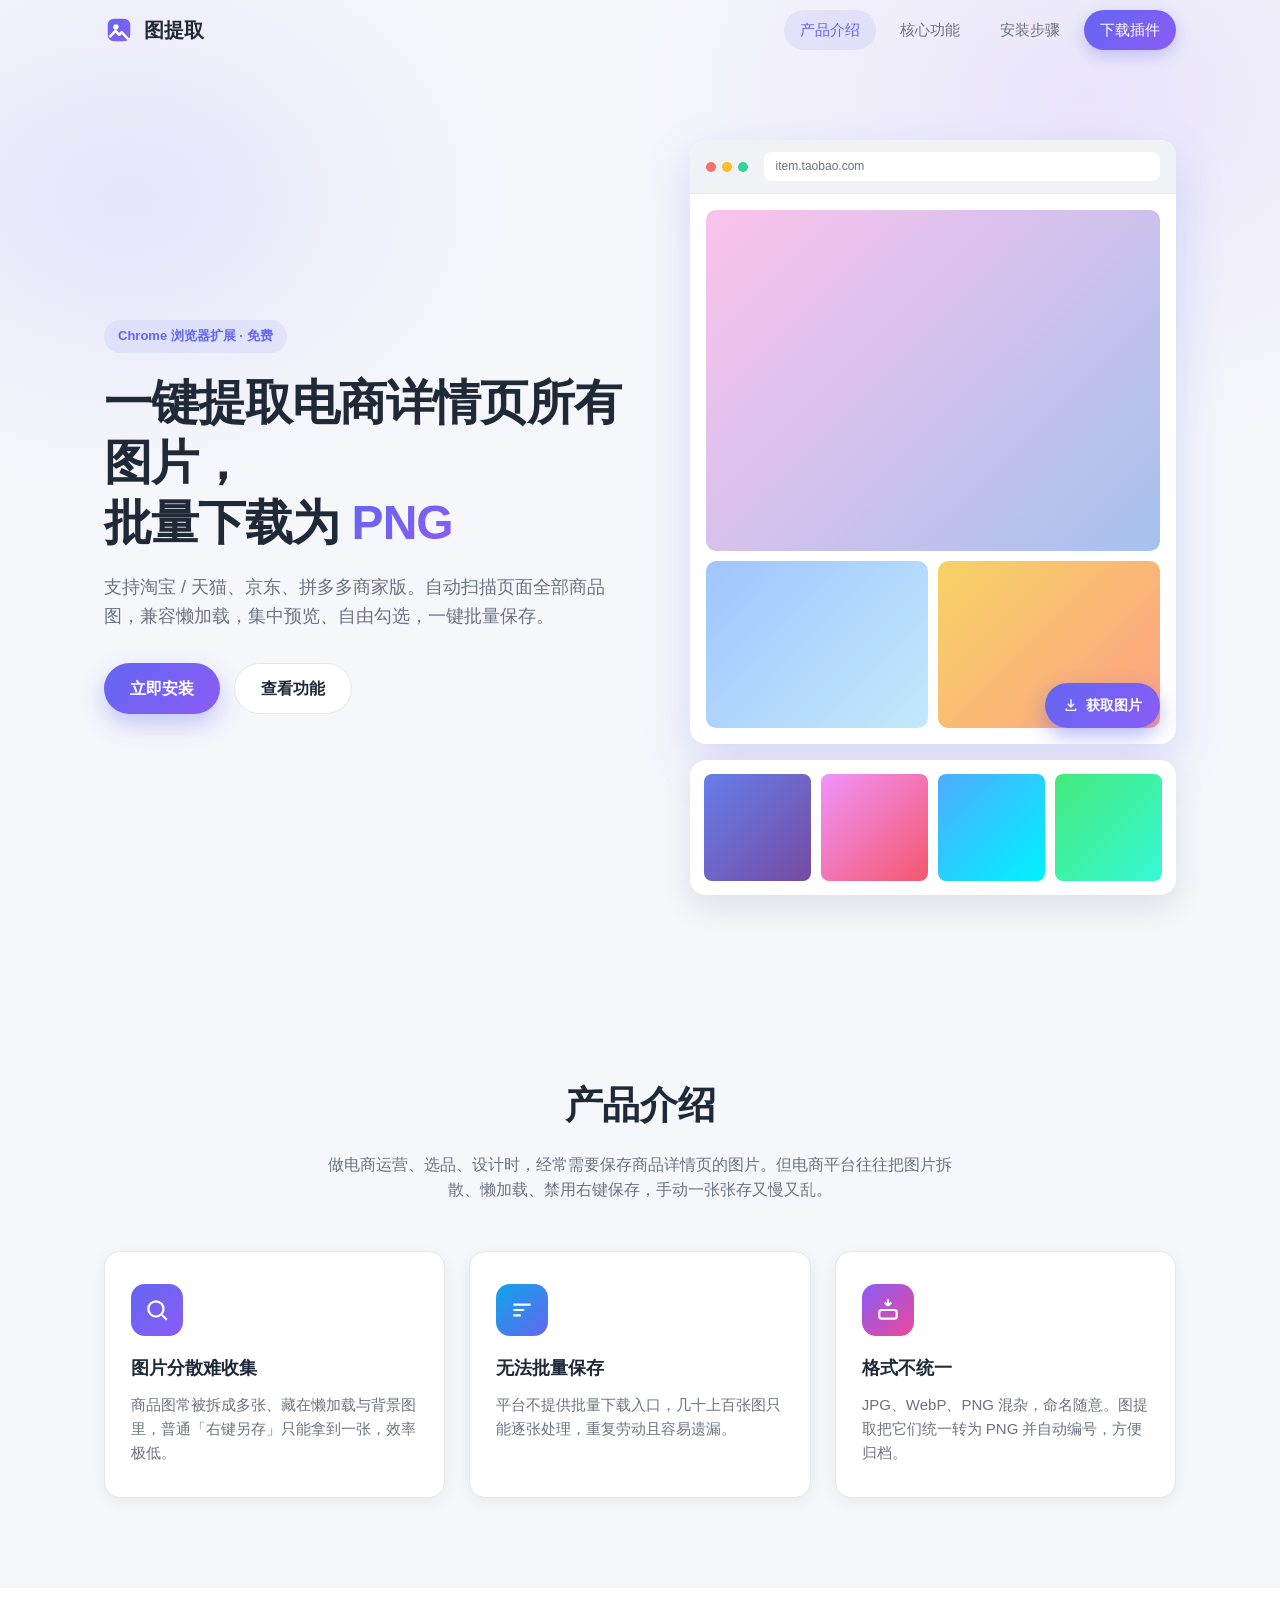
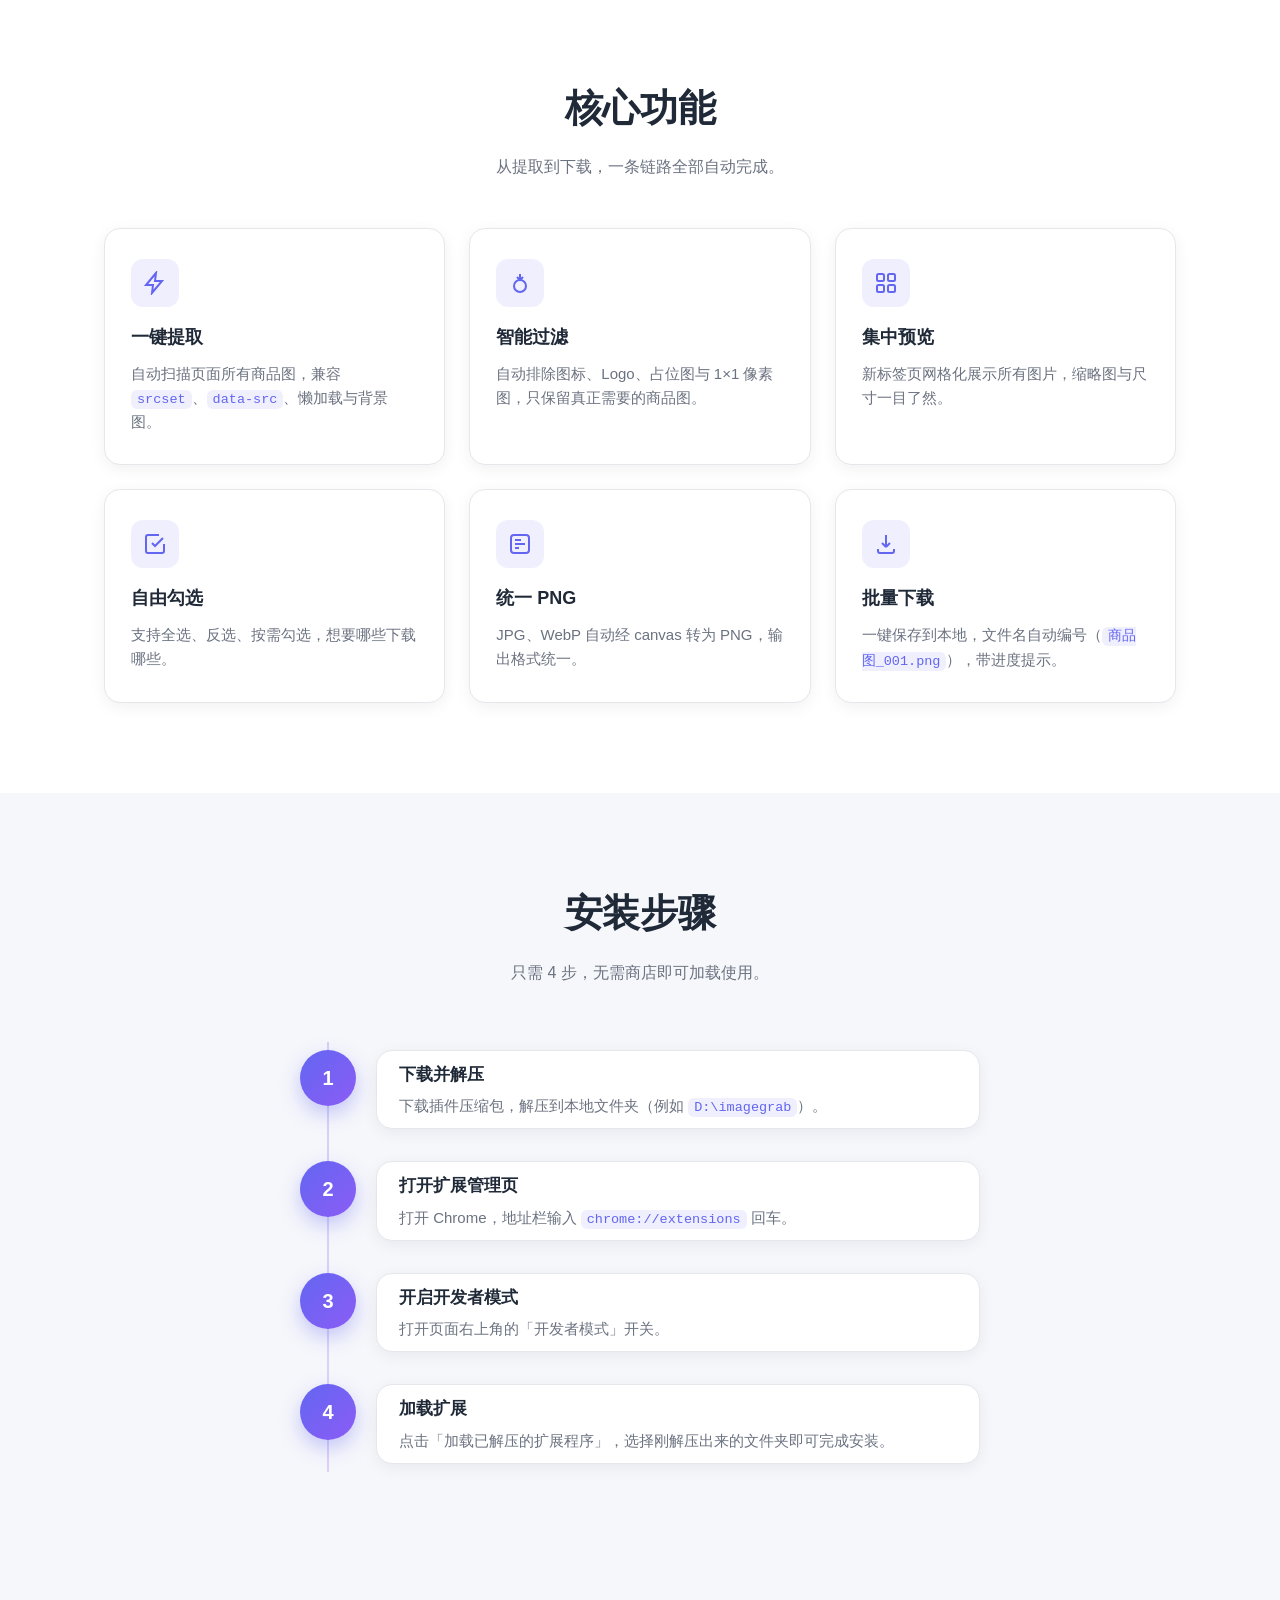
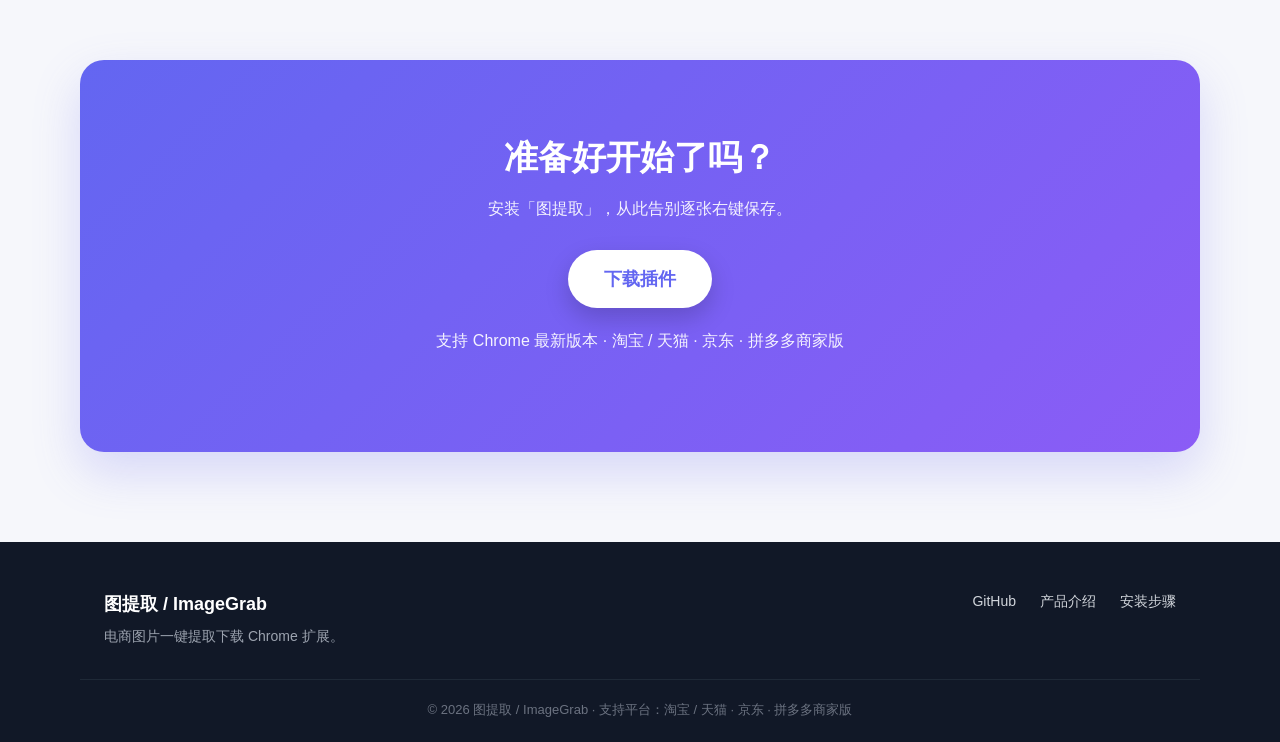
<file: docs/index.html>
<!DOCTYPE html>
<html lang="zh-CN">
<head>
  <meta charset="UTF-8" />
  <meta name="viewport" content="width=device-width, initial-scale=1.0" />
  <meta name="description" content="图提取 / ImageGrab —— 一键提取淘宝、京东、拼多多商家版商品详情页所有图片，批量下载为 PNG 的 Chrome 浏览器扩展。" />
  <title>图提取 / ImageGrab —— 电商图片一键提取下载</title>
  <link rel="stylesheet" href="css/style.css" />
</head>
<body>

  <!-- ===================== 顶部导航栏 ===================== -->
  <header class="navbar" id="navbar">
    <nav class="nav-inner" aria-label="主导航">
      <!-- 左侧 Logo -->
      <a href="#hero" class="logo">
        <svg class="logo-icon" viewBox="0 0 24 24" aria-hidden="true">
          <defs>
            <linearGradient id="lg" x1="0" y1="0" x2="1" y2="1">
              <stop offset="0" stop-color="#6366f1" />
              <stop offset="1" stop-color="#8b5cf6" />
            </linearGradient>
          </defs>
          <rect x="3" y="3" width="18" height="18" rx="5" fill="url(#lg)" />
          <circle cx="9.5" cy="9.5" r="2.2" fill="#fff" />
          <path d="M5 17l4.2-4.2 3 3 2-2L19 19" fill="none" stroke="#fff" stroke-width="2" stroke-linecap="round" stroke-linejoin="round" />
        </svg>
        <span class="logo-text">图提取</span>
      </a>

      <!-- 移动端汉堡按钮 -->
      <button class="menu-toggle" id="menuToggle" type="button" aria-label="打开菜单" aria-expanded="false" aria-controls="navLinks">
        <span></span><span></span><span></span>
      </button>

      <!-- 右侧锚点导航 -->
      <ul class="nav-links" id="navLinks">
        <li><a href="#intro" class="nav-link">产品介绍</a></li>
        <li><a href="#features" class="nav-link">核心功能</a></li>
        <li><a href="#install" class="nav-link">安装步骤</a></li>
        <li><a href="#download" class="nav-link nav-cta">下载插件</a></li>
      </ul>
    </nav>
  </header>

  <main>
    <!-- ===================== Hero 首屏 ===================== -->
    <section class="hero" id="hero">
      <div class="container hero-inner">
        <div class="hero-text reveal">
          <p class="hero-badge">Chrome 浏览器扩展 · 免费</p>
          <h1 class="hero-title">一键提取电商详情页所有图片，<br />批量下载为 <span class="grad">PNG</span></h1>
          <p class="hero-sub">支持淘宝 / 天猫、京东、拼多多商家版。自动扫描页面全部商品图，兼容懒加载，集中预览、自由勾选，一键批量保存。</p>
          <div class="hero-actions">
            <a href="#download" class="btn btn-primary">立即安装</a>
            <a href="#features" class="btn btn-ghost">查看功能</a>
          </div>
        </div>

        <!-- 右侧：插件界面示意图（纯 CSS / SVG 模拟） -->
        <div class="hero-visual reveal" aria-hidden="true">
          <div class="browser">
            <div class="browser-bar">
              <span class="dot dot-r"></span>
              <span class="dot dot-y"></span>
              <span class="dot dot-g"></span>
              <span class="browser-url">item.taobao.com</span>
            </div>
            <div class="browser-body">
              <!-- 模拟商品图 -->
              <div class="mock-product">
                <div class="mock-img mock-img-1"></div>
                <div class="mock-img mock-img-2"></div>
                <div class="mock-img mock-img-3"></div>
              </div>
              <!-- 模拟悬浮按钮 -->
              <div class="mock-btn">
                <svg viewBox="0 0 24 24" fill="#fff"><path d="M12 3a1 1 0 0 1 1 1v8.586l2.293-2.293a1 1 0 0 1 1.414 1.414l-4 4a1 1 0 0 1-1.414 0l-4-4a1 1 0 1 1 1.414-1.414L11 12.586V4a1 1 0 0 1 1-1zM5 17a1 1 0 0 1 1 1v1h12v-1a1 1 0 1 1 2 0v2a1 1 0 0 1-1 1H5a1 1 0 0 1-1-1v-2a1 1 0 0 1 1-1z"/></svg>
                获取图片
              </div>
            </div>
          </div>
          <!-- 模拟图片画廊 -->
          <div class="gallery-card">
            <div class="g-item g-item-1"></div>
            <div class="g-item g-item-2"></div>
            <div class="g-item g-item-3"></div>
            <div class="g-item g-item-4"></div>
          </div>
        </div>
      </div>
    </section>

    <!-- ===================== 产品介绍 ===================== -->
    <section class="section intro" id="intro">
      <div class="container">
        <h2 class="section-title reveal">产品介绍</h2>
        <p class="section-lead reveal">做电商运营、选品、设计时，经常需要保存商品详情页的图片。但电商平台往往把图片拆散、懒加载、禁用右键保存，手动一张张存又慢又乱。</p>

        <div class="intro-cards">
          <div class="intro-card reveal">
            <div class="intro-icon ic-1">
              <svg viewBox="0 0 24 24" fill="none" stroke="currentColor" stroke-width="2"><circle cx="11" cy="11" r="7"/><path d="M21 21l-4.35-4.35"/></svg>
            </div>
            <h3>图片分散难收集</h3>
            <p>商品图常被拆成多张、藏在懒加载与背景图里，普通「右键另存」只能拿到一张，效率极低。</p>
          </div>
          <div class="intro-card reveal">
            <div class="intro-icon ic-2">
              <svg viewBox="0 0 24 24" fill="none" stroke="currentColor" stroke-width="2"><path d="M4 7h16M4 12h10M4 17h7"/></svg>
            </div>
            <h3>无法批量保存</h3>
            <p>平台不提供批量下载入口，几十上百张图只能逐张处理，重复劳动且容易遗漏。</p>
          </div>
          <div class="intro-card reveal">
            <div class="intro-icon ic-3">
              <svg viewBox="0 0 24 24" fill="none" stroke="currentColor" stroke-width="2"><path d="M12 2v6m0 0l3-3m-3 3L9 5"/><rect x="4" y="12" width="16" height="8" rx="2"/></svg>
            </div>
            <h3>格式不统一</h3>
            <p>JPG、WebP、PNG 混杂，命名随意。图提取把它们统一转为 PNG 并自动编号，方便归档。</p>
          </div>
        </div>
      </div>
    </section>

    <!-- ===================== 核心功能 ===================== -->
    <section class="section features" id="features">
      <div class="container">
        <h2 class="section-title reveal">核心功能</h2>
        <p class="section-lead reveal">从提取到下载，一条链路全部自动完成。</p>

        <div class="feature-grid">
          <div class="feature-card reveal">
            <div class="f-icon"><svg viewBox="0 0 24 24" fill="none" stroke="currentColor" stroke-width="2"><path d="M13 2L3 14h7l-1 8 10-12h-7l1-8z"/></svg></div>
            <h3>一键提取</h3>
            <p>自动扫描页面所有商品图，兼容 <code>srcset</code>、<code>data-src</code>、懒加载与背景图。</p>
          </div>
          <div class="feature-card reveal">
            <div class="f-icon"><svg viewBox="0 0 24 24" fill="none" stroke="currentColor" stroke-width="2"><path d="M12 3v6m0 0l3-3m-3 3L9 6"/><circle cx="12" cy="15" r="6"/></svg></div>
            <h3>智能过滤</h3>
            <p>自动排除图标、Logo、占位图与 1×1 像素图，只保留真正需要的商品图。</p>
          </div>
          <div class="feature-card reveal">
            <div class="f-icon"><svg viewBox="0 0 24 24" fill="none" stroke="currentColor" stroke-width="2"><rect x="3" y="3" width="7" height="7" rx="1.5"/><rect x="14" y="3" width="7" height="7" rx="1.5"/><rect x="3" y="14" width="7" height="7" rx="1.5"/><rect x="14" y="14" width="7" height="7" rx="1.5"/></svg></div>
            <h3>集中预览</h3>
            <p>新标签页网格化展示所有图片，缩略图与尺寸一目了然。</p>
          </div>
          <div class="feature-card reveal">
            <div class="f-icon"><svg viewBox="0 0 24 24" fill="none" stroke="currentColor" stroke-width="2"><path d="M9 11l3 3 8-8"/><path d="M21 12v7a2 2 0 0 1-2 2H5a2 2 0 0 1-2-2V5a2 2 0 0 1 2-2h11"/></svg></div>
            <h3>自由勾选</h3>
            <p>支持全选、反选、按需勾选，想要哪些下载哪些。</p>
          </div>
          <div class="feature-card reveal">
            <div class="f-icon"><svg viewBox="0 0 24 24" fill="none" stroke="currentColor" stroke-width="2"><rect x="3" y="3" width="18" height="18" rx="3"/><path d="M7 8h6M7 12h10M7 16h4"/></svg></div>
            <h3>统一 PNG</h3>
            <p>JPG、WebP 自动经 canvas 转为 PNG，输出格式统一。</p>
          </div>
          <div class="feature-card reveal">
            <div class="f-icon"><svg viewBox="0 0 24 24" fill="none" stroke="currentColor" stroke-width="2"><path d="M12 3v12m0 0l-4-4m4 4l4-4"/><path d="M4 17v2a2 2 0 0 0 2 2h12a2 2 0 0 0 2-2v-2"/></svg></div>
            <h3>批量下载</h3>
            <p>一键保存到本地，文件名自动编号（<code>商品图_001.png</code>），带进度提示。</p>
          </div>
        </div>
      </div>
    </section>

    <!-- ===================== 安装步骤 ===================== -->
    <section class="section install" id="install">
      <div class="container">
        <h2 class="section-title reveal">安装步骤</h2>
        <p class="section-lead reveal">只需 4 步，无需商店即可加载使用。</p>

        <ol class="steps">
          <li class="step reveal">
            <span class="step-num">1</span>
            <div class="step-body">
              <h3>下载并解压</h3>
              <p>下载插件压缩包，解压到本地文件夹（例如 <code>D:\imagegrab</code>）。</p>
            </div>
          </li>
          <li class="step reveal">
            <span class="step-num">2</span>
            <div class="step-body">
              <h3>打开扩展管理页</h3>
              <p>打开 Chrome，地址栏输入 <code>chrome://extensions</code> 回车。</p>
            </div>
          </li>
          <li class="step reveal">
            <span class="step-num">3</span>
            <div class="step-body">
              <h3>开启开发者模式</h3>
              <p>打开页面右上角的「开发者模式」开关。</p>
            </div>
          </li>
          <li class="step reveal">
            <span class="step-num">4</span>
            <div class="step-body">
              <h3>加载扩展</h3>
              <p>点击「加载已解压的扩展程序」，选择刚解压出来的文件夹即可完成安装。</p>
            </div>
          </li>
        </ol>
      </div>
    </section>

    <!-- ===================== 底部 CTA ===================== -->
    <section class="section cta" id="download">
      <div class="container cta-inner reveal">
        <h2>准备好开始了吗？</h2>
        <p>安装「图提取」，从此告别逐张右键保存。</p>
        <div class="cta-actions">
          <a href="#" class="btn btn-primary btn-lg">下载插件</a>
        </div>
        <p class="cta-note">支持 Chrome 最新版本 · 淘宝 / 天猫 · 京东 · 拼多多商家版</p>
      </div>
    </section>
  </main>

  <!-- ===================== Footer ===================== -->
  <footer class="footer">
    <div class="container footer-inner">
      <div class="footer-brand">
        <span class="logo-text">图提取 / ImageGrab</span>
        <p>电商图片一键提取下载 Chrome 扩展。</p>
      </div>
      <div class="footer-links">
        <a href="#">GitHub</a>
        <a href="#intro">产品介绍</a>
        <a href="#install">安装步骤</a>
      </div>
    </div>
    <div class="container footer-bottom">
      <p>© 2026 图提取 / ImageGrab · 支持平台：淘宝 / 天猫 · 京东 · 拼多多商家版</p>
    </div>
  </footer>

  <script src="js/main.js"></script>
</body>
</html>
</file>
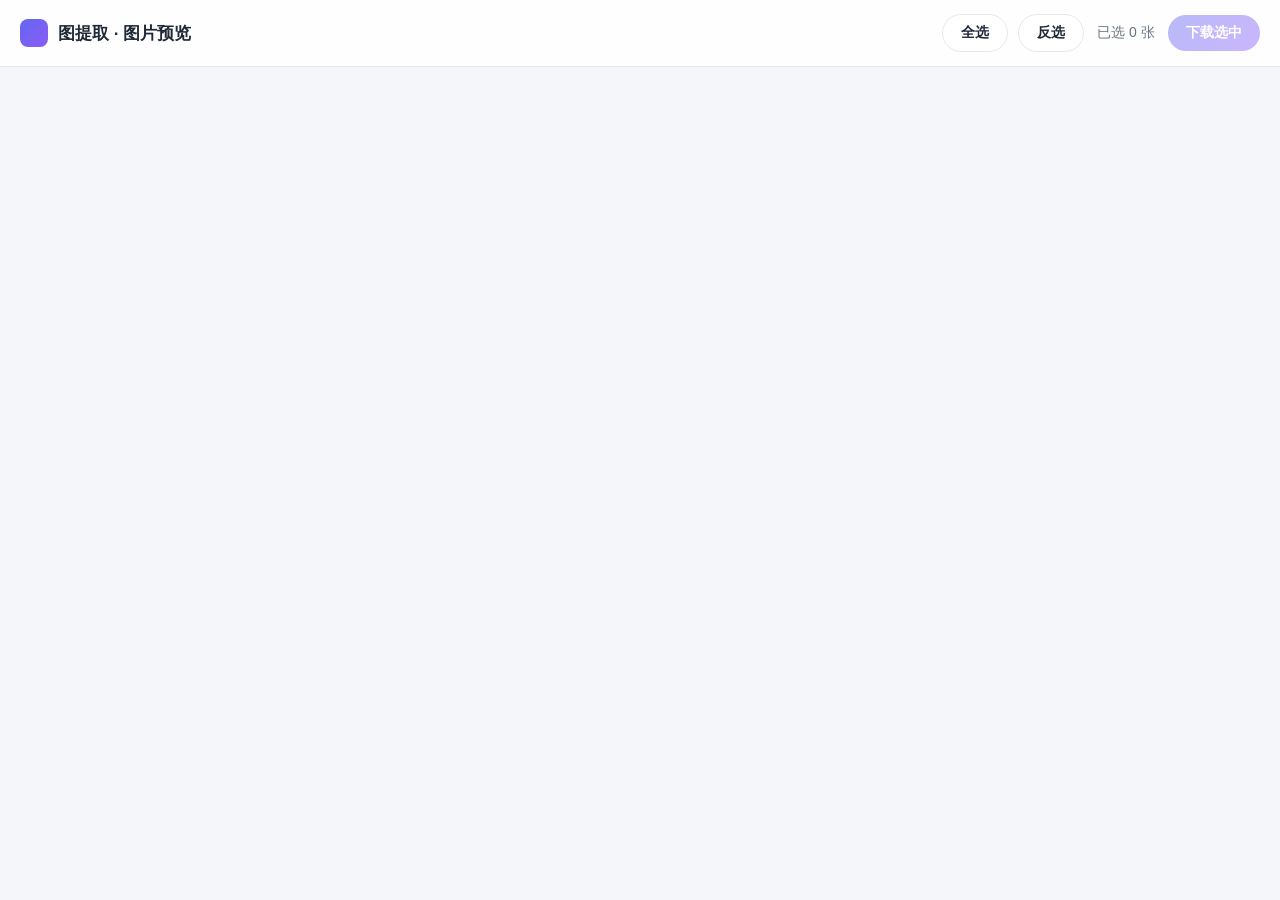
<file: gallery.html>
<!DOCTYPE html>
<html lang="zh-CN">
<head>
  <meta charset="UTF-8" />
  <meta name="viewport" content="width=device-width, initial-scale=1.0" />
  <title>图提取 · 图片预览</title>
  <link rel="stylesheet" href="gallery.css" />
</head>
<body>
  <!-- 顶部工具栏 -->
  <header class="toolbar">
    <div class="brand">
      <span class="brand-icon" aria-hidden="true"></span>
      <h1>图提取 · 图片预览</h1>
      <span id="total" class="total"></span>
    </div>

    <div class="actions">
      <button id="selectAll" class="btn btn-ghost" type="button">全选</button>
      <button id="invert" class="btn btn-ghost" type="button">反选</button>
      <span id="selectedCount" class="selected-count">已选 0 张</span>
      <button id="download" class="btn btn-primary" type="button" disabled>下载选中</button>
    </div>
  </header>

  <!-- 下载进度条 -->
  <div id="progress" class="progress hidden">
    <div class="progress-bar">
      <div id="progressFill" class="progress-fill"></div>
    </div>
    <span id="progressText" class="progress-text"></span>
  </div>

  <!-- 图片网格 -->
  <main id="grid" class="grid"></main>

  <!-- 空状态 -->
  <div id="empty" class="empty hidden">
    <div class="empty-icon" aria-hidden="true"></div>
    <p>暂无图片</p>
    <p class="hint">请回到电商商品详情页，点击右下角「获取图片」按钮</p>
  </div>

  <!-- 轻提示 -->
  <div id="toast" class="toast"></div>

  <script src="gallery.js"></script>
</body>
</html>
</file>
<file: docs/css/style.css>
/* =========================================================
   图提取 / ImageGrab —— 官方宣传网站全站样式
   纯 CSS，无框架、无外部资源
   设计变量统一在 :root 中定义，便于一键换肤
   ========================================================= */

:root {
  /* 主色调（改这里即可全局换肤） */
  --primary: #6366f1;
  --primary-2: #8b5cf6;
  --gradient: linear-gradient(135deg, #6366f1, #8b5cf6);

  /* 中性色 */
  --bg: #ffffff;
  --bg-soft: #f6f7fb;
  --text: #1f2937;
  --text-sub: #6b7280;
  --border: #e5e7eb;

  /* 圆角 / 阴影 / 过渡 */
  --radius: 16px;
  --radius-sm: 10px;
  --shadow-sm: 0 4px 16px rgba(17, 24, 39, 0.06);
  --shadow-md: 0 12px 32px rgba(17, 24, 39, 0.10);
  --shadow-lg: 0 20px 48px rgba(99, 102, 241, 0.22);
  --transition: 0.25s cubic-bezier(0.4, 0, 0.2, 1);

  /* 字体 */
  --font: -apple-system, BlinkMacSystemFont, "PingFang SC", "Microsoft YaHei", "Segoe UI", sans-serif;
}

* { box-sizing: border-box; margin: 0; padding: 0; }

html { scroll-behavior: smooth; }

body {
  font-family: var(--font);
  color: var(--text);
  background: var(--bg);
  line-height: 1.6;
  -webkit-font-smoothing: antialiased;
}

a { color: inherit; text-decoration: none; }
ul, ol { list-style: none; }
img, svg { max-width: 100%; display: block; }
code {
  font-family: ui-monospace, SFMono-Regular, "SF Mono", Menlo, Consolas, monospace;
  font-size: 0.9em;
  padding: 2px 6px;
  background: rgba(99, 102, 241, 0.10);
  color: var(--primary);
  border-radius: 6px;
}

.container {
  width: 100%;
  max-width: 1120px;
  margin: 0 auto;
  padding: 0 24px;
}

/* 渐变文字 */
.grad {
  background: var(--gradient);
  -webkit-background-clip: text;
  background-clip: text;
  color: transparent;
}

/* =========================================================
   通用按钮
   ========================================================= */
.btn {
  display: inline-flex;
  align-items: center;
  justify-content: center;
  padding: 12px 26px;
  font-size: 16px;
  font-weight: 600;
  border-radius: 999px;
  cursor: pointer;
  transition: transform var(--transition), box-shadow var(--transition), filter var(--transition);
}
.btn:active { transform: scale(0.97); }

.btn-primary {
  color: #fff;
  background: var(--gradient);
  box-shadow: 0 10px 24px rgba(99, 102, 241, 0.35);
}
.btn-primary:hover { transform: translateY(-2px); box-shadow: 0 14px 30px rgba(99, 102, 241, 0.5); }

.btn-ghost {
  color: var(--text);
  background: #fff;
  border: 1px solid var(--border);
}
.btn-ghost:hover { border-color: var(--primary); color: var(--primary); transform: translateY(-2px); }

.btn-lg { padding: 15px 36px; font-size: 18px; }

/* =========================================================
   顶部导航栏
   ========================================================= */
.navbar {
  position: fixed;
  top: 0;
  left: 0;
  right: 0;
  z-index: 1000;
  padding: 10px 0;
  background: transparent;
  transition: background var(--transition), box-shadow var(--transition), backdrop-filter var(--transition);
}
/* 滚动吸顶后：毛玻璃 + 阴影 */
.navbar.scrolled {
  background: rgba(255, 255, 255, 0.78);
  backdrop-filter: blur(14px) saturate(180%);
  -webkit-backdrop-filter: blur(14px) saturate(180%);
  box-shadow: 0 4px 20px rgba(17, 24, 39, 0.08);
}

.nav-inner {
  max-width: 1120px;
  margin: 0 auto;
  padding: 0 24px;
  display: flex;
  align-items: center;
  justify-content: space-between;
}

.logo {
  display: flex;
  align-items: center;
  gap: 10px;
  font-size: 20px;
  font-weight: 800;
}
.logo-icon { width: 30px; height: 30px; }

.nav-links {
  display: flex;
  align-items: center;
  gap: 8px;
}
.nav-link {
  display: inline-block;
  padding: 8px 16px;
  font-size: 15px;
  font-weight: 500;
  color: var(--text-sub);
  border-radius: 999px;
  transition: color var(--transition), background var(--transition);
}
.nav-link:hover { color: var(--text); }
/* 当前区块高亮 */
.nav-link.active { color: var(--primary); background: rgba(99, 102, 241, 0.10); }

.nav-cta {
  color: #fff;
  background: var(--gradient);
  box-shadow: 0 6px 16px rgba(99, 102, 241, 0.3);
}
.nav-cta:hover { color: #fff; filter: brightness(1.05); }
.nav-cta.active { color: #fff; background: var(--gradient); }

/* 汉堡菜单按钮（移动端显示） */
.menu-toggle {
  display: none;
  flex-direction: column;
  justify-content: center;
  gap: 5px;
  width: 42px;
  height: 42px;
  padding: 10px;
  background: transparent;
  border: none;
  cursor: pointer;
}
.menu-toggle span {
  display: block;
  height: 2px;
  width: 100%;
  background: var(--text);
  border-radius: 2px;
  transition: transform var(--transition), opacity var(--transition);
}
.menu-toggle.open span:nth-child(1) { transform: translateY(7px) rotate(45deg); }
.menu-toggle.open span:nth-child(2) { opacity: 0; }
.menu-toggle.open span:nth-child(3) { transform: translateY(-7px) rotate(-45deg); }

/* =========================================================
   Hero 首屏
   ========================================================= */
.hero {
  padding: 140px 0 90px;
  background:
    radial-gradient(60% 60% at 85% 10%, rgba(139, 92, 246, 0.12), transparent 60%),
    radial-gradient(50% 50% at 10% 20%, rgba(99, 102, 241, 0.12), transparent 60%),
    var(--bg-soft);
}
.hero-inner {
  display: grid;
  grid-template-columns: 1.05fr 0.95fr;
  gap: 48px;
  align-items: center;
}

.hero-badge {
  display: inline-block;
  padding: 6px 14px;
  font-size: 13px;
  font-weight: 600;
  color: var(--primary);
  background: rgba(99, 102, 241, 0.10);
  border-radius: 999px;
  margin-bottom: 20px;
}
.hero-title {
  font-size: clamp(30px, 5vw, 48px);
  font-weight: 800;
  line-height: 1.25;
  letter-spacing: -0.02em;
  margin-bottom: 20px;
}
.hero-sub {
  font-size: clamp(15px, 2vw, 18px);
  color: var(--text-sub);
  max-width: 520px;
  margin-bottom: 32px;
}
.hero-actions { display: flex; gap: 14px; flex-wrap: wrap; }

/* ---- 右侧示意图 ---- */
.hero-visual {
  position: relative;
  display: flex;
  flex-direction: column;
  gap: 16px;
}

.browser {
  background: #fff;
  border-radius: var(--radius);
  box-shadow: var(--shadow-lg);
  overflow: hidden;
}
.browser-bar {
  display: flex;
  align-items: center;
  gap: 6px;
  padding: 12px 16px;
  background: #f1f2f6;
  border-bottom: 1px solid var(--border);
}
.browser-bar .dot { width: 10px; height: 10px; border-radius: 50%; }
.dot-r { background: #f87171; }
.dot-y { background: #fbbf24; }
.dot-g { background: #34d399; }
.browser-url {
  flex: 1;
  margin-left: 10px;
  padding: 5px 12px;
  font-size: 12px;
  color: var(--text-sub);
  background: #fff;
  border-radius: 8px;
}
.browser-body {
  position: relative;
  padding: 16px;
  min-height: 200px;
}

/* 模拟商品图（纯 CSS 渐变色块） */
.mock-product {
  display: grid;
  grid-template-columns: 1fr 1fr;
  gap: 10px;
}
.mock-img {
  aspect-ratio: 4 / 3;
  border-radius: 10px;
}
.mock-img-1 {
  grid-column: 1 / -1;
  background: linear-gradient(135deg, #fbc2eb, #a6c1ee);
}
.mock-img-2 { background: linear-gradient(135deg, #a1c4fd, #c2e9fb); }
.mock-img-3 { background: linear-gradient(135deg, #f6d365, #fda085); }

/* 模拟悬浮按钮「获取图片」 */
.mock-btn {
  position: absolute;
  right: 16px;
  bottom: 16px;
  display: flex;
  align-items: center;
  gap: 7px;
  padding: 11px 18px;
  font-size: 14px;
  font-weight: 600;
  color: #fff;
  background: var(--gradient);
  border-radius: 999px;
  box-shadow: 0 8px 20px rgba(99, 102, 241, 0.45);
}
.mock-btn svg { width: 16px; height: 16px; }

/* 模拟画廊卡片 */
.gallery-card {
  display: grid;
  grid-template-columns: repeat(4, 1fr);
  gap: 10px;
  padding: 14px;
  background: #fff;
  border-radius: var(--radius);
  box-shadow: var(--shadow-md);
}
.g-item {
  aspect-ratio: 1 / 1;
  border-radius: 8px;
}
.g-item-1 { background: linear-gradient(135deg, #667eea, #764ba2); }
.g-item-2 { background: linear-gradient(135deg, #f093fb, #f5576c); }
.g-item-3 { background: linear-gradient(135deg, #4facfe, #00f2fe); }
.g-item-4 { background: linear-gradient(135deg, #43e97b, #38f9d7); }

/* =========================================================
   通用 Section
   ========================================================= */
.section { padding: 90px 0; }
.section:nth-of-type(even) { background: var(--bg-soft); }

.section-title {
  font-size: clamp(26px, 4vw, 38px);
  font-weight: 800;
  text-align: center;
  margin-bottom: 16px;
  letter-spacing: -0.01em;
}
.section-lead {
  max-width: 640px;
  margin: 0 auto 48px;
  text-align: center;
  font-size: 16px;
  color: var(--text-sub);
}

/* =========================================================
   产品介绍区
   ========================================================= */
.intro-cards {
  display: grid;
  grid-template-columns: repeat(3, 1fr);
  gap: 24px;
}
.intro-card {
  padding: 32px 26px;
  background: #fff;
  border-radius: var(--radius);
  box-shadow: var(--shadow-sm);
  border: 1px solid var(--border);
  transition: transform var(--transition), box-shadow var(--transition);
}
.intro-card:hover { transform: translateY(-6px); box-shadow: var(--shadow-md); }
.intro-icon {
  width: 52px;
  height: 52px;
  border-radius: 14px;
  display: flex;
  align-items: center;
  justify-content: center;
  margin-bottom: 18px;
  color: #fff;
}
.intro-icon svg { width: 26px; height: 26px; }
.ic-1 { background: linear-gradient(135deg, #6366f1, #8b5cf6); }
.ic-2 { background: linear-gradient(135deg, #0ea5e9, #6366f1); }
.ic-3 { background: linear-gradient(135deg, #8b5cf6, #ec4899); }
.intro-card h3 { font-size: 18px; font-weight: 700; margin-bottom: 10px; }
.intro-card p { font-size: 15px; color: var(--text-sub); }

/* =========================================================
   核心功能区
   ========================================================= */
.feature-grid {
  display: grid;
  grid-template-columns: repeat(3, 1fr);
  gap: 24px;
}
.feature-card {
  padding: 30px 26px;
  background: #fff;
  border-radius: var(--radius);
  box-shadow: var(--shadow-sm);
  border: 1px solid var(--border);
  transition: transform var(--transition), box-shadow var(--transition);
}
.feature-card:hover { transform: translateY(-6px); box-shadow: var(--shadow-md); }
.f-icon {
  width: 48px;
  height: 48px;
  border-radius: 12px;
  display: flex;
  align-items: center;
  justify-content: center;
  margin-bottom: 16px;
  color: var(--primary);
  background: rgba(99, 102, 241, 0.10);
}
.f-icon svg { width: 24px; height: 24px; }
.feature-card h3 { font-size: 18px; font-weight: 700; margin-bottom: 10px; }
.feature-card p { font-size: 15px; color: var(--text-sub); }

/* =========================================================
   安装步骤区
   ========================================================= */
.steps {
  max-width: 680px;
  margin: 0 auto;
  position: relative;
}
/* 竖向时间线 */
.steps::before {
  content: "";
  position: absolute;
  left: 27px;
  top: 8px;
  bottom: 8px;
  width: 2px;
  background: linear-gradient(var(--primary), var(--primary-2));
  opacity: 0.25;
}
.step {
  position: relative;
  display: flex;
  gap: 20px;
  padding: 16px 0;
}
.step-num {
  flex: none;
  width: 56px;
  height: 56px;
  display: flex;
  align-items: center;
  justify-content: center;
  font-size: 20px;
  font-weight: 800;
  color: #fff;
  background: var(--gradient);
  border-radius: 50%;
  box-shadow: 0 8px 20px rgba(99, 102, 241, 0.35);
  z-index: 1;
}
.step-body {
  flex: 1;
  padding: 10px 22px;
  background: #fff;
  border: 1px solid var(--border);
  border-radius: var(--radius);
  box-shadow: var(--shadow-sm);
}
.step-body h3 { font-size: 17px; font-weight: 700; margin-bottom: 6px; }
.step-body p { font-size: 15px; color: var(--text-sub); }

/* =========================================================
   底部 CTA
   ========================================================= */
.cta { background: var(--bg-soft); }
.cta-inner {
  text-align: center;
  padding: 70px 24px;
  background: var(--gradient);
  border-radius: 24px;
  color: #fff;
  box-shadow: var(--shadow-lg);
}
.cta-inner h2 { font-size: clamp(24px, 4vw, 34px); font-weight: 800; margin-bottom: 12px; }
.cta-inner p { font-size: 16px; opacity: 0.92; margin-bottom: 28px; }
.cta-actions { margin-bottom: 20px; }
.cta .btn-primary { background: #fff; color: var(--primary); box-shadow: 0 10px 24px rgba(0, 0, 0, 0.18); }
.cta .btn-primary:hover { box-shadow: 0 14px 30px rgba(0, 0, 0, 0.25); }
.cta-note { font-size: 13px; opacity: 0.8; }

/* =========================================================
   Footer
   ========================================================= */
.footer {
  background: #111827;
  color: #d1d5db;
  padding: 48px 0 24px;
}
.footer-inner {
  display: flex;
  align-items: flex-start;
  justify-content: space-between;
  gap: 24px;
  flex-wrap: wrap;
  margin-bottom: 32px;
}
.footer-brand .logo-text { font-size: 18px; font-weight: 700; color: #fff; }
.footer-brand p { font-size: 14px; color: #9ca3af; margin-top: 6px; }
.footer-links { display: flex; gap: 24px; }
.footer-links a { font-size: 14px; color: #d1d5db; transition: color var(--transition); }
.footer-links a:hover { color: #fff; }
.footer-bottom { border-top: 1px solid #1f2937; padding-top: 20px; }
.footer-bottom p { font-size: 13px; color: #6b7280; text-align: center; }

/* =========================================================
   滚动淡入动画
   ========================================================= */
.reveal {
  opacity: 0;
  transform: translateY(28px);
  transition: opacity 0.6s ease, transform 0.6s ease;
}
.reveal.visible {
  opacity: 1;
  transform: translateY(0);
}

/* =========================================================
   响应式：平板（768px ~ 1023px）
   ========================================================= */
@media (max-width: 1023px) {
  .hero-inner { grid-template-columns: 1fr; gap: 40px; }
  .hero { padding: 120px 0 70px; }
  .intro-cards, .feature-grid { grid-template-columns: repeat(2, 1fr); }
}

/* =========================================================
   响应式：手机（< 768px）
   ========================================================= */
@media (max-width: 767px) {
  .container { padding: 0 18px; }
  .section { padding: 64px 0; }

  /* 导航折叠为汉堡菜单 */
  .menu-toggle { display: flex; }
  .nav-links {
    position: absolute;
    top: 60px;
    right: 18px;
    left: 18px;
    flex-direction: column;
    align-items: stretch;
    gap: 4px;
    padding: 12px;
    background: #fff;
    border-radius: var(--radius);
    box-shadow: var(--shadow-md);
    border: 1px solid var(--border);

    opacity: 0;
    transform: translateY(-10px);
    pointer-events: none;
    transition: opacity var(--transition), transform var(--transition);
  }
  .nav-links.open {
    opacity: 1;
    transform: translateY(0);
    pointer-events: auto;
  }
  .nav-link { text-align: center; padding: 12px 16px; }
  .nav-cta { margin-top: 4px; }

  .hero { padding: 108px 0 60px; }
  .hero-actions { flex-direction: column; }
  .hero-actions .btn { width: 100%; }

  .intro-cards, .feature-grid { grid-template-columns: 1fr; }

  .steps::before { left: 23px; }
  .step { gap: 14px; }
  .step-num { width: 48px; height: 48px; font-size: 18px; }
  .step-body { padding: 10px 16px; }

  .footer-inner { flex-direction: column; }
}

/* 极小屏（320px 起仍可正常浏览） */
@media (max-width: 380px) {
  .container { padding: 0 14px; }
  .hero-title { font-size: 27px; }
  .gallery-card { grid-template-columns: repeat(2, 1fr); }
}
</file>
<file: gallery.css>
/* 图提取 / ImageGrab —— 预览页样式 */

:root {
  --primary: #6366f1;
  --primary-2: #8b5cf6;
  --gradient: linear-gradient(135deg, #6366f1, #8b5cf6);
  --bg: #f5f6fa;
  --card-bg: #ffffff;
  --text: #1f2937;
  --text-sub: #6b7280;
  --border: #e5e7eb;
  --radius: 14px;
  --shadow: 0 4px 16px rgba(17, 24, 39, 0.06);
}

* { box-sizing: border-box; margin: 0; padding: 0; }

body {
  font-family: -apple-system, "PingFang SC", "Microsoft YaHei", sans-serif;
  color: var(--text);
  background: var(--bg);
  min-height: 100vh;
}

/* ---------------- 顶部工具栏 ---------------- */
.toolbar {
  position: sticky;
  top: 0;
  z-index: 100;
  display: flex;
  align-items: center;
  justify-content: space-between;
  flex-wrap: wrap;
  gap: 12px;
  padding: 14px 20px;
  background: rgba(255, 255, 255, 0.85);
  backdrop-filter: blur(12px);
  -webkit-backdrop-filter: blur(12px);
  border-bottom: 1px solid var(--border);
}

.brand {
  display: flex;
  align-items: center;
  gap: 10px;
}

.brand-icon {
  width: 28px;
  height: 28px;
  border-radius: 8px;
  background: var(--gradient);
  display: inline-block;
  flex: none;
}

.brand h1 {
  font-size: 17px;
  font-weight: 700;
}

.total {
  font-size: 13px;
  color: var(--text-sub);
}

.actions {
  display: flex;
  align-items: center;
  gap: 10px;
  flex-wrap: wrap;
}

.selected-count {
  font-size: 14px;
  color: var(--text-sub);
  min-width: 64px;
  text-align: center;
}

.btn {
  padding: 9px 18px;
  font-size: 14px;
  font-weight: 600;
  border-radius: 999px;
  border: none;
  cursor: pointer;
  transition: transform 0.2s ease, box-shadow 0.2s ease, opacity 0.2s ease;
}

.btn:active { transform: scale(0.97); }

.btn-ghost {
  color: var(--text);
  background: #ffffff;
  border: 1px solid var(--border);
}
.btn-ghost:hover { border-color: var(--primary); color: var(--primary); }

.btn-primary {
  color: #fff;
  background: var(--gradient);
  box-shadow: 0 6px 18px rgba(99, 102, 241, 0.35);
}
.btn-primary:hover { box-shadow: 0 8px 22px rgba(99, 102, 241, 0.5); transform: translateY(-1px); }
.btn-primary:disabled {
  opacity: 0.45;
  cursor: not-allowed;
  box-shadow: none;
  transform: none;
}

/* ---------------- 进度条 ---------------- */
.progress {
  position: sticky;
  top: 62px;
  z-index: 99;
  padding: 12px 20px;
  background: #ffffff;
  border-bottom: 1px solid var(--border);
  display: flex;
  align-items: center;
  gap: 14px;
}
.progress.hidden { display: none; }

.progress-bar {
  flex: 1;
  height: 8px;
  border-radius: 999px;
  background: var(--border);
  overflow: hidden;
}
.progress-fill {
  height: 100%;
  width: 0%;
  background: var(--gradient);
  border-radius: 999px;
  transition: width 0.2s ease;
}
.progress-text { font-size: 13px; color: var(--text-sub); white-space: nowrap; }

/* ---------------- 图片网格 ---------------- */
.grid {
  display: grid;
  grid-template-columns: repeat(auto-fill, minmax(200px, 1fr));
  gap: 16px;
  padding: 20px;
}

.card {
  position: relative;
  background: var(--card-bg);
  border-radius: var(--radius);
  box-shadow: var(--shadow);
  overflow: hidden;
  cursor: pointer;
  transition: transform 0.2s ease, box-shadow 0.2s ease;
}
.card:hover {
  transform: translateY(-4px);
  box-shadow: 0 12px 28px rgba(17, 24, 39, 0.12);
}

.card-check {
  position: absolute;
  top: 10px;
  left: 10px;
  z-index: 2;
  display: flex;
  align-items: center;
  justify-content: center;
  width: 26px;
  height: 26px;
  background: rgba(255, 255, 255, 0.9);
  border-radius: 8px;
  box-shadow: 0 2px 8px rgba(0, 0, 0, 0.15);
  cursor: pointer;
}
.card-check input.cb {
  position: absolute;
  opacity: 0;
  width: 100%;
  height: 100%;
  cursor: pointer;
  margin: 0;
}
.card-check .checkmark {
  width: 18px;
  height: 18px;
  border: 2px solid #cbd5e1;
  border-radius: 5px;
  transition: background 0.15s ease, border-color 0.15s ease;
}
.card-check input.cb:checked + .checkmark {
  background: var(--gradient);
  border-color: transparent;
  background-image: url("data:image/svg+xml,%3Csvg xmlns='http://www.w3.org/2000/svg' viewBox='0 0 24 24' fill='white'%3E%3Cpath d='M9 16.2l-3.5-3.5L4 14.2 9 19.2 20 8.2l-1.5-1.5z'/%3E%3C/svg%3E");
  background-size: 12px;
  background-repeat: no-repeat;
  background-position: center;
}

.thumb {
  width: 100%;
  aspect-ratio: 1 / 1;
  background: #eef0f5;
  display: flex;
  align-items: center;
  justify-content: center;
  overflow: hidden;
}
.thumb img {
  width: 100%;
  height: 100%;
  object-fit: contain;
}

.card.error .thumb img { display: none; }
.card.error .thumb::after { content: "⚠"; font-size: 28px; color: #9ca3af; }

.meta {
  display: flex;
  align-items: center;
  justify-content: space-between;
  padding: 8px 12px;
  font-size: 12px;
  color: var(--text-sub);
}
.meta .index { font-weight: 700; color: var(--text); }

/* ---------------- 空状态 ---------------- */
.empty {
  position: absolute;
  inset: 0;
  display: flex;
  flex-direction: column;
  align-items: center;
  justify-content: center;
  gap: 8px;
  color: var(--text-sub);
}
.empty.hidden { display: none; }
.empty-icon {
  width: 64px;
  height: 64px;
  border-radius: 16px;
  background: var(--gradient);
  opacity: 0.85;
  margin-bottom: 8px;
}
.empty p { font-size: 16px; font-weight: 600; color: var(--text); }
.empty .hint { font-size: 13px; color: var(--text-sub); }

/* ---------------- Toast ---------------- */
.toast {
  position: fixed;
  left: 50%;
  bottom: 32px;
  transform: translateX(-50%) translateY(10px);
  padding: 12px 22px;
  font-size: 14px;
  color: #fff;
  background: rgba(17, 24, 39, 0.92);
  border-radius: 12px;
  box-shadow: 0 8px 24px rgba(0, 0, 0, 0.25);
  opacity: 0;
  pointer-events: none;
  transition: opacity 0.25s ease, transform 0.25s ease;
  z-index: 200;
}
.toast.show {
  opacity: 1;
  transform: translateX(-50%) translateY(0);
}

/* ---------------- 响应式 ---------------- */
@media (max-width: 640px) {
  .toolbar { padding: 12px 14px; }
  .brand h1 { font-size: 15px; }
  .grid {
    grid-template-columns: repeat(2, 1fr);
    gap: 10px;
    padding: 12px;
  }
  .actions { gap: 6px; }
  .btn { padding: 8px 14px; font-size: 13px; }
}
</file>
